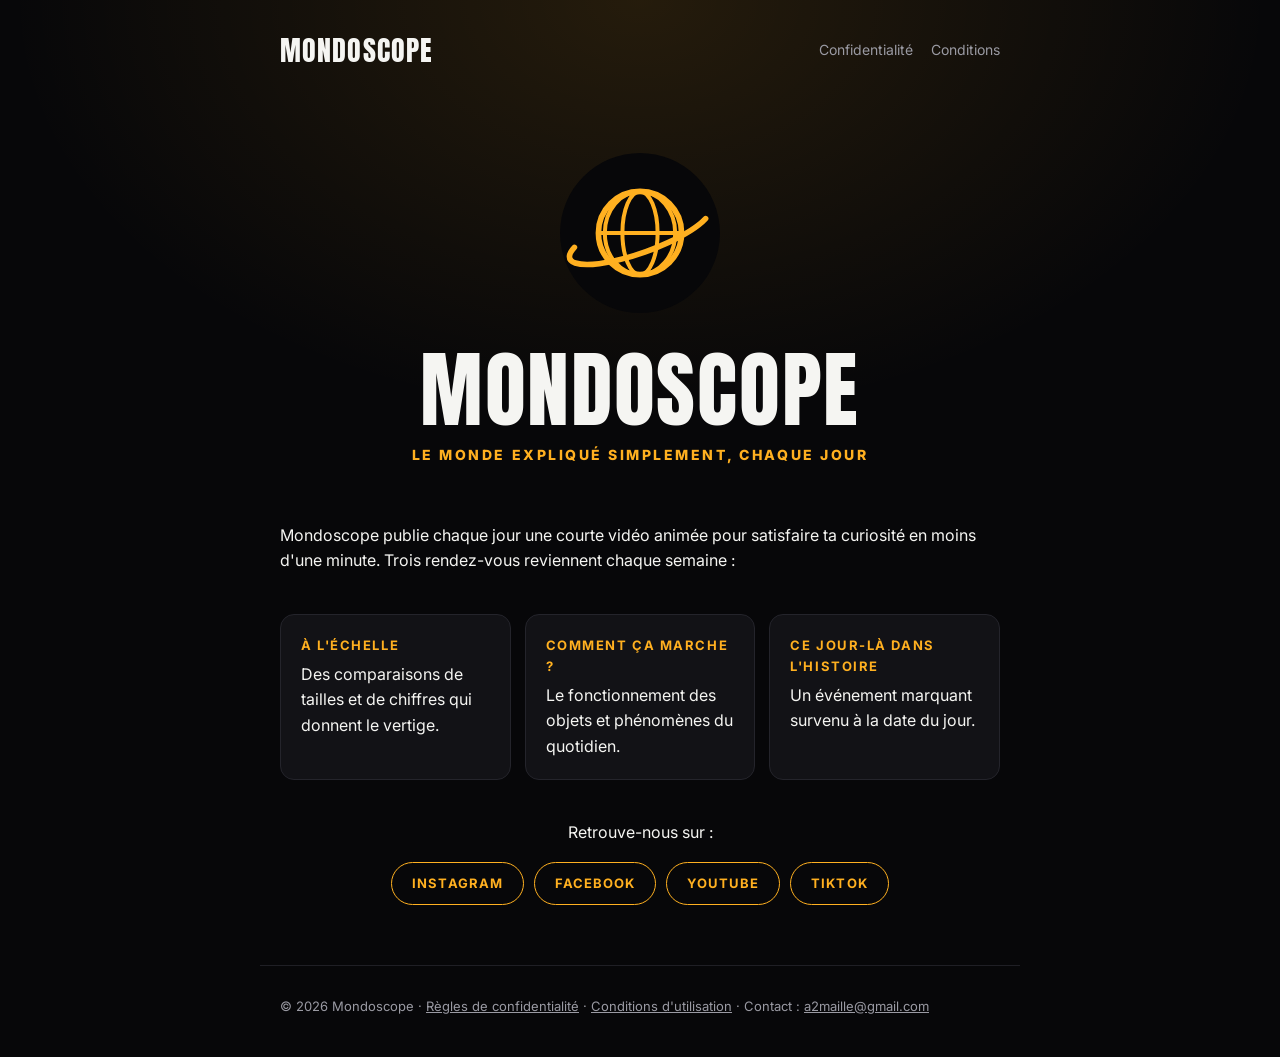
<file: index.html>
<!doctype html>
<html lang="fr">
<head>
<meta charset="utf-8">
<meta name="viewport" content="width=device-width, initial-scale=1">
<title>Mondoscope — Le monde expliqué simplement, chaque jour</title>
<meta name="description" content="Mondoscope publie chaque jour une courte vidéo pour comprendre le monde : comparaisons à l'échelle, fonctionnement des choses et grandes dates de l'histoire.">
<link rel="icon" href="logo.svg" type="image/svg+xml">
<link rel="preconnect" href="https://fonts.googleapis.com">
<link rel="stylesheet" href="https://fonts.googleapis.com/css2?family=Anton&family=Inter:wght@400;700;800&display=swap">
<link rel="stylesheet" href="style.css">
</head>
<body>
<header>
  <a class="marque" href="./">MONDOSCOPE</a>
  <nav><a href="confidentialite.html">Confidentialité</a><a href="conditions.html">Conditions</a></nav>
</header>
<main>
  <section class="hero">
    <img src="logo.svg" alt="Logo Mondoscope : un globe ambre avec un anneau orbital">
    <h1>Mondoscope</h1>
    <div class="accroche">Le monde expliqué simplement, chaque jour</div>
  </section>
  <p>Mondoscope publie chaque jour une courte vidéo animée pour satisfaire ta curiosité en moins d'une minute. Trois rendez-vous reviennent chaque semaine :</p>
  <div class="rubriques">
    <div class="rubrique"><b>À l'échelle</b>Des comparaisons de tailles et de chiffres qui donnent le vertige.</div>
    <div class="rubrique"><b>Comment ça marche ?</b>Le fonctionnement des objets et phénomènes du quotidien.</div>
    <div class="rubrique"><b>Ce jour-là dans l'histoire</b>Un événement marquant survenu à la date du jour.</div>
  </div>
  <p style="text-align:center">Retrouve-nous sur :</p>
  <div class="reseaux">
    <a href="https://www.instagram.com/mondoscope_officiel/">Instagram</a>
    <a href="https://www.facebook.com/profile.php?id=1319063027964898">Facebook</a>
    <a href="https://www.youtube.com/@mondoscope">YouTube</a>
    <a href="https://www.tiktok.com/@mondoscope">TikTok</a>
  </div>
</main>
<footer>
  © 2026 Mondoscope · <a href="confidentialite.html">Règles de confidentialité</a> · <a href="conditions.html">Conditions d'utilisation</a> · Contact : <a href="mailto:a2maille@gmail.com">a2maille@gmail.com</a>
</footer>
</body>
</html>
</file>
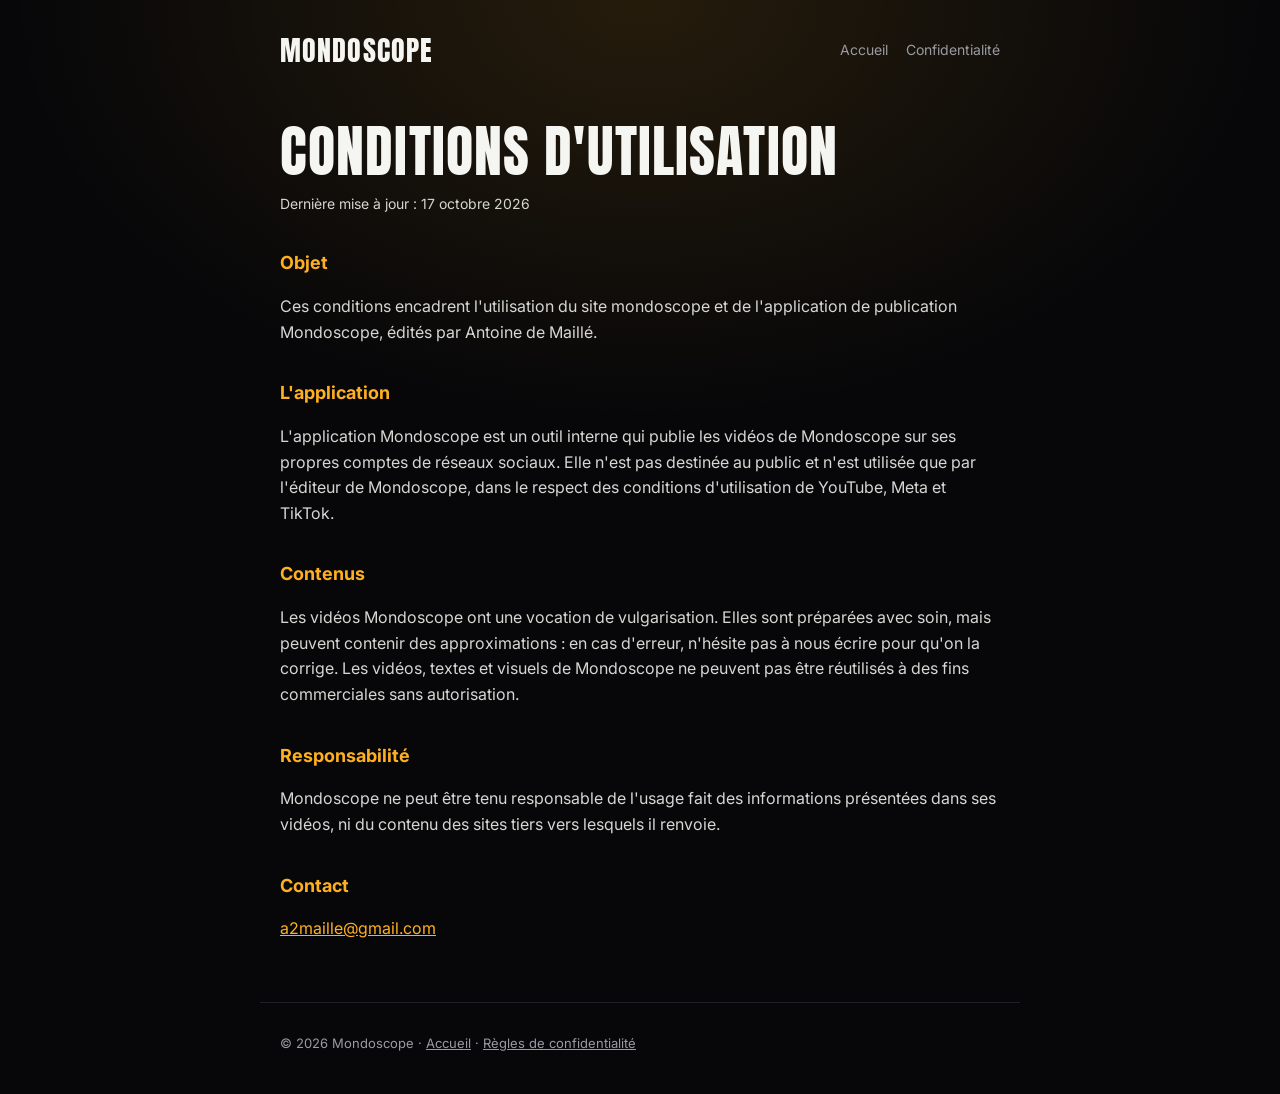
<file: conditions.html>
<!doctype html>
<html lang="fr">
<head>
<meta charset="utf-8">
<meta name="viewport" content="width=device-width, initial-scale=1">
<title>Conditions d'utilisation — Mondoscope</title>
<link rel="icon" href="logo.svg" type="image/svg+xml">
<link rel="preconnect" href="https://fonts.googleapis.com">
<link rel="stylesheet" href="https://fonts.googleapis.com/css2?family=Anton&family=Inter:wght@400;700;800&display=swap">
<link rel="stylesheet" href="style.css">
</head>
<body>
<header>
  <a class="marque" href="./">MONDOSCOPE</a>
  <nav><a href="./">Accueil</a><a href="confidentialite.html">Confidentialité</a></nav>
</header>
<main class="texte">
  <h1>Conditions d'utilisation</h1>
  <p class="maj">Dernière mise à jour : 17 octobre 2026</p>

  <h2>Objet</h2>
  <p>Ces conditions encadrent l'utilisation du site mondoscope et de l'application de publication Mondoscope, édités par Antoine de Maillé.</p>

  <h2>L'application</h2>
  <p>L'application Mondoscope est un outil interne qui publie les vidéos de Mondoscope sur ses propres comptes de réseaux sociaux. Elle n'est pas destinée au public et n'est utilisée que par l'éditeur de Mondoscope, dans le respect des conditions d'utilisation de YouTube, Meta et TikTok.</p>

  <h2>Contenus</h2>
  <p>Les vidéos Mondoscope ont une vocation de vulgarisation. Elles sont préparées avec soin, mais peuvent contenir des approximations : en cas d'erreur, n'hésite pas à nous écrire pour qu'on la corrige. Les vidéos, textes et visuels de Mondoscope ne peuvent pas être réutilisés à des fins commerciales sans autorisation.</p>

  <h2>Responsabilité</h2>
  <p>Mondoscope ne peut être tenu responsable de l'usage fait des informations présentées dans ses vidéos, ni du contenu des sites tiers vers lesquels il renvoie.</p>

  <h2>Contact</h2>
  <p><a href="mailto:a2maille@gmail.com">a2maille@gmail.com</a></p>
</main>
<footer>© 2026 Mondoscope · <a href="./">Accueil</a> · <a href="confidentialite.html">Règles de confidentialité</a></footer>
</body>
</html>
</file>
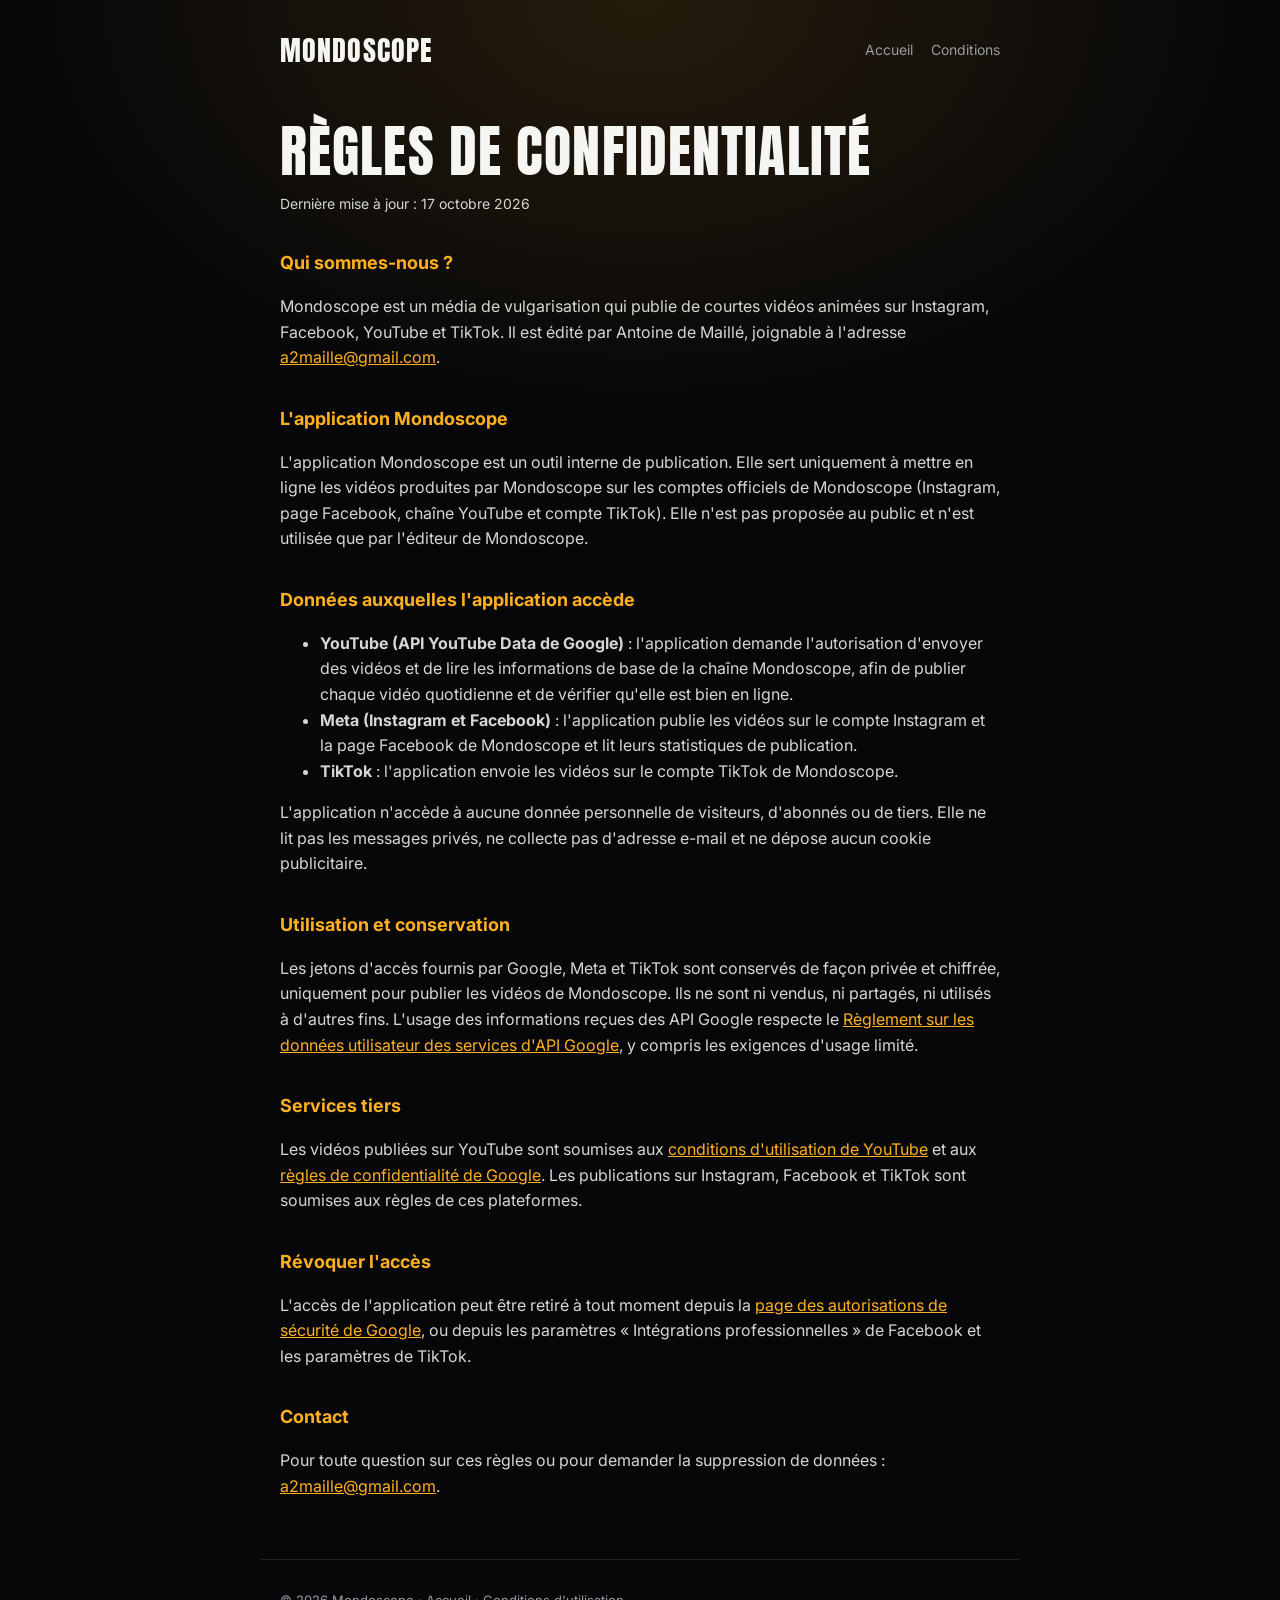
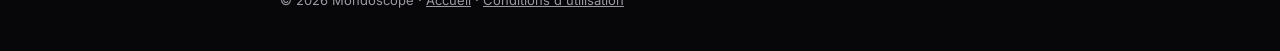
<file: confidentialite.html>
<!doctype html>
<html lang="fr">
<head>
<meta charset="utf-8">
<meta name="viewport" content="width=device-width, initial-scale=1">
<title>Règles de confidentialité — Mondoscope</title>
<link rel="icon" href="logo.svg" type="image/svg+xml">
<link rel="preconnect" href="https://fonts.googleapis.com">
<link rel="stylesheet" href="https://fonts.googleapis.com/css2?family=Anton&family=Inter:wght@400;700;800&display=swap">
<link rel="stylesheet" href="style.css">
</head>
<body>
<header>
  <a class="marque" href="./">MONDOSCOPE</a>
  <nav><a href="./">Accueil</a><a href="conditions.html">Conditions</a></nav>
</header>
<main class="texte">
  <h1>Règles de confidentialité</h1>
  <p class="maj">Dernière mise à jour : 17 octobre 2026</p>

  <h2>Qui sommes-nous ?</h2>
  <p>Mondoscope est un média de vulgarisation qui publie de courtes vidéos animées sur Instagram, Facebook, YouTube et TikTok. Il est édité par Antoine de Maillé, joignable à l'adresse <a href="mailto:a2maille@gmail.com">a2maille@gmail.com</a>.</p>

  <h2>L'application Mondoscope</h2>
  <p>L'application Mondoscope est un outil interne de publication. Elle sert uniquement à mettre en ligne les vidéos produites par Mondoscope sur les comptes officiels de Mondoscope (Instagram, page Facebook, chaîne YouTube et compte TikTok). Elle n'est pas proposée au public et n'est utilisée que par l'éditeur de Mondoscope.</p>

  <h2>Données auxquelles l'application accède</h2>
  <ul>
    <li><b>YouTube (API YouTube Data de Google)</b> : l'application demande l'autorisation d'envoyer des vidéos et de lire les informations de base de la chaîne Mondoscope, afin de publier chaque vidéo quotidienne et de vérifier qu'elle est bien en ligne.</li>
    <li><b>Meta (Instagram et Facebook)</b> : l'application publie les vidéos sur le compte Instagram et la page Facebook de Mondoscope et lit leurs statistiques de publication.</li>
    <li><b>TikTok</b> : l'application envoie les vidéos sur le compte TikTok de Mondoscope.</li>
  </ul>
  <p>L'application n'accède à aucune donnée personnelle de visiteurs, d'abonnés ou de tiers. Elle ne lit pas les messages privés, ne collecte pas d'adresse e-mail et ne dépose aucun cookie publicitaire.</p>

  <h2>Utilisation et conservation</h2>
  <p>Les jetons d'accès fournis par Google, Meta et TikTok sont conservés de façon privée et chiffrée, uniquement pour publier les vidéos de Mondoscope. Ils ne sont ni vendus, ni partagés, ni utilisés à d'autres fins. L'usage des informations reçues des API Google respecte le <a href="https://developers.google.com/terms/api-services-user-data-policy">Règlement sur les données utilisateur des services d'API Google</a>, y compris les exigences d'usage limité.</p>

  <h2>Services tiers</h2>
  <p>Les vidéos publiées sur YouTube sont soumises aux <a href="https://www.youtube.com/t/terms">conditions d'utilisation de YouTube</a> et aux <a href="https://policies.google.com/privacy">règles de confidentialité de Google</a>. Les publications sur Instagram, Facebook et TikTok sont soumises aux règles de ces plateformes.</p>

  <h2>Révoquer l'accès</h2>
  <p>L'accès de l'application peut être retiré à tout moment depuis la <a href="https://myaccount.google.com/permissions">page des autorisations de sécurité de Google</a>, ou depuis les paramètres « Intégrations professionnelles » de Facebook et les paramètres de TikTok.</p>

  <h2>Contact</h2>
  <p>Pour toute question sur ces règles ou pour demander la suppression de données : <a href="mailto:a2maille@gmail.com">a2maille@gmail.com</a>.</p>
</main>
<footer>© 2026 Mondoscope · <a href="./">Accueil</a> · <a href="conditions.html">Conditions d'utilisation</a></footer>
</body>
</html>
</file>
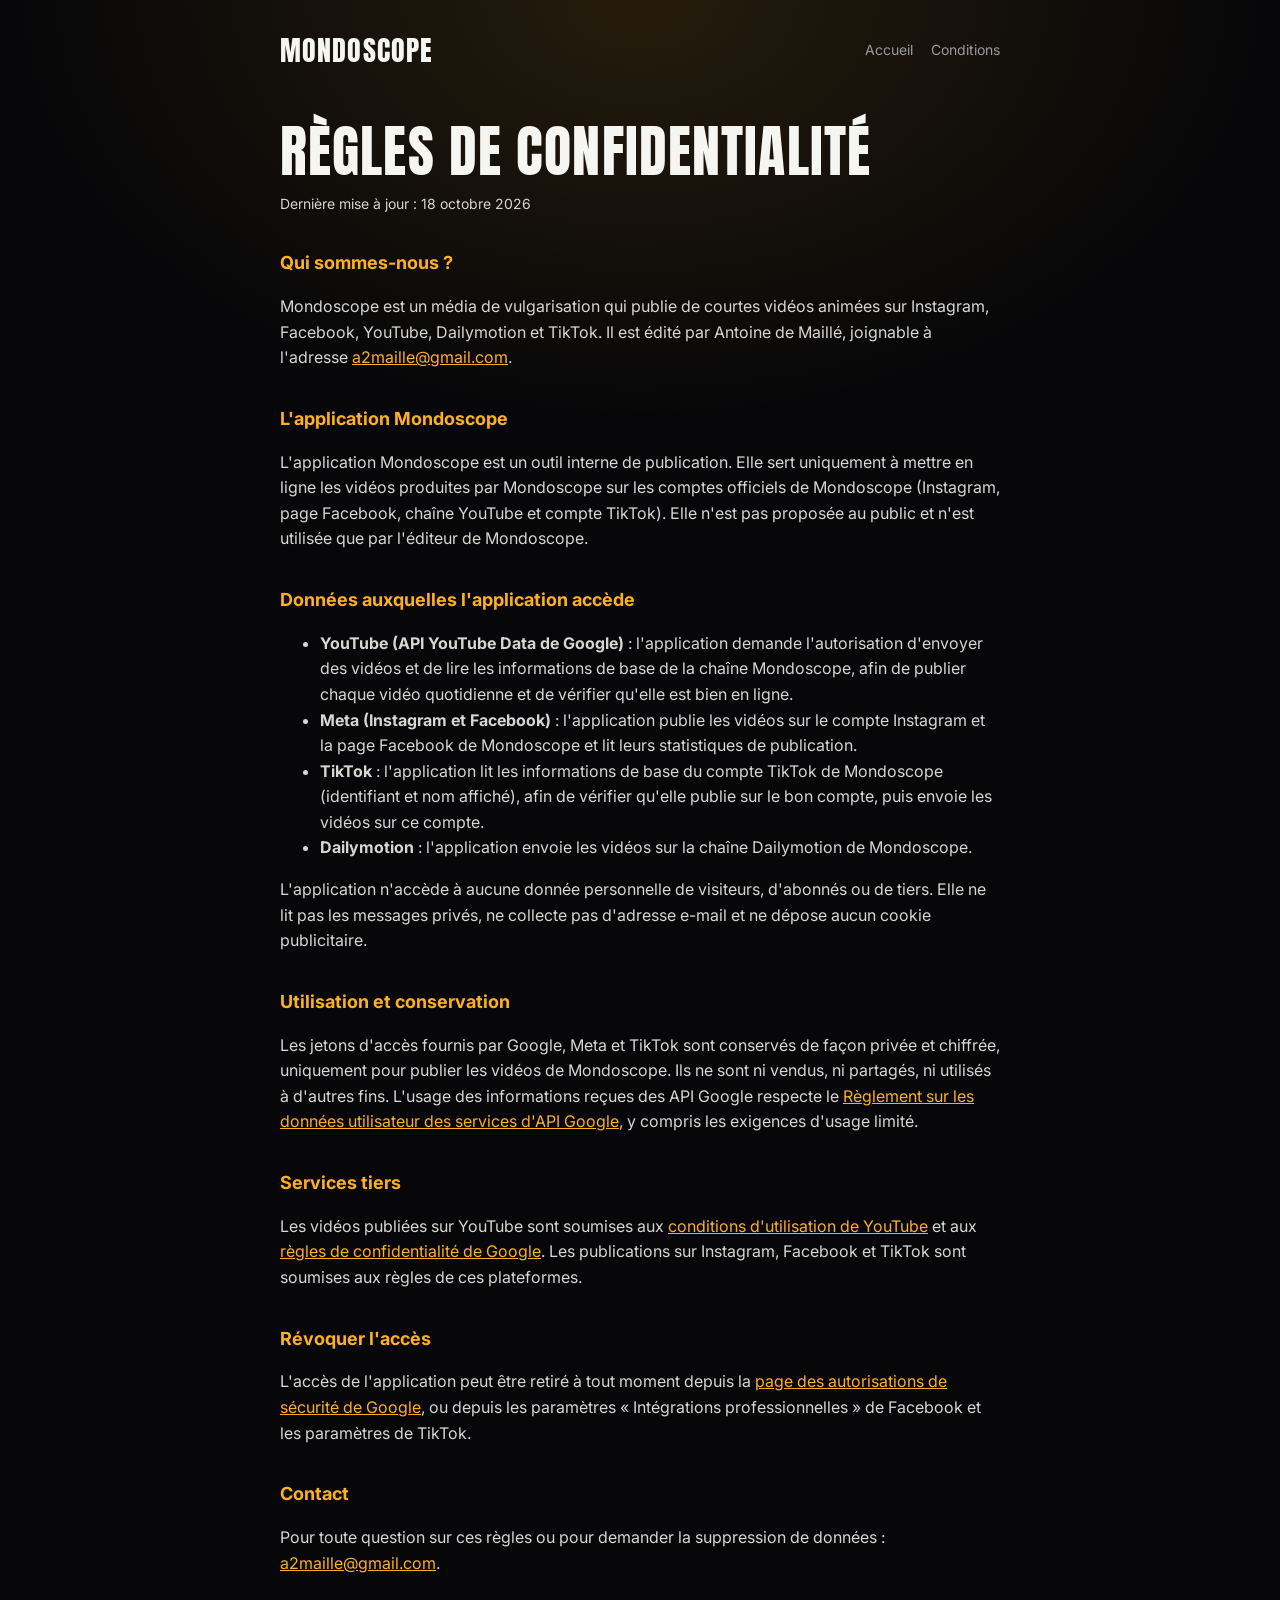
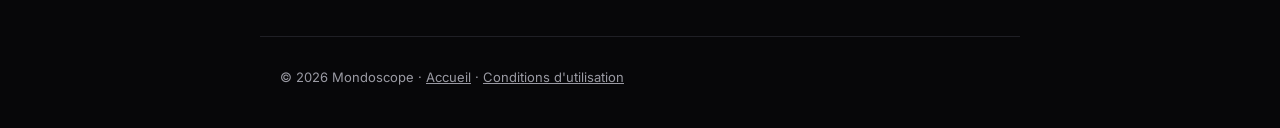
<file: confidentialite_2.html>
<!doctype html>
<html lang="fr">
<head>
<meta charset="utf-8">
<meta name="viewport" content="width=device-width, initial-scale=1">
<title>Règles de confidentialité — Mondoscope</title>
<link rel="icon" href="logo.svg" type="image/svg+xml">
<link rel="preconnect" href="https://fonts.googleapis.com">
<link rel="stylesheet" href="https://fonts.googleapis.com/css2?family=Anton&family=Inter:wght@400;700;800&display=swap">
<link rel="stylesheet" href="style.css">
</head>
<body>
<header>
  <a class="marque" href="./">MONDOSCOPE</a>
  <nav><a href="./">Accueil</a><a href="conditions.html">Conditions</a></nav>
</header>
<main class="texte">
  <h1>Règles de confidentialité</h1>
  <p class="maj">Dernière mise à jour : 18 octobre 2026</p>

  <h2>Qui sommes-nous ?</h2>
  <p>Mondoscope est un média de vulgarisation qui publie de courtes vidéos animées sur Instagram, Facebook, YouTube, Dailymotion et TikTok. Il est édité par Antoine de Maillé, joignable à l'adresse <a href="mailto:a2maille@gmail.com">a2maille@gmail.com</a>.</p>

  <h2>L'application Mondoscope</h2>
  <p>L'application Mondoscope est un outil interne de publication. Elle sert uniquement à mettre en ligne les vidéos produites par Mondoscope sur les comptes officiels de Mondoscope (Instagram, page Facebook, chaîne YouTube et compte TikTok). Elle n'est pas proposée au public et n'est utilisée que par l'éditeur de Mondoscope.</p>

  <h2>Données auxquelles l'application accède</h2>
  <ul>
    <li><b>YouTube (API YouTube Data de Google)</b> : l'application demande l'autorisation d'envoyer des vidéos et de lire les informations de base de la chaîne Mondoscope, afin de publier chaque vidéo quotidienne et de vérifier qu'elle est bien en ligne.</li>
    <li><b>Meta (Instagram et Facebook)</b> : l'application publie les vidéos sur le compte Instagram et la page Facebook de Mondoscope et lit leurs statistiques de publication.</li>
    <li><b>TikTok</b> : l'application lit les informations de base du compte TikTok de Mondoscope (identifiant et nom affiché), afin de vérifier qu'elle publie sur le bon compte, puis envoie les vidéos sur ce compte.</li>
    <li><b>Dailymotion</b> : l'application envoie les vidéos sur la chaîne Dailymotion de Mondoscope.</li>
  </ul>
  <p>L'application n'accède à aucune donnée personnelle de visiteurs, d'abonnés ou de tiers. Elle ne lit pas les messages privés, ne collecte pas d'adresse e-mail et ne dépose aucun cookie publicitaire.</p>

  <h2>Utilisation et conservation</h2>
  <p>Les jetons d'accès fournis par Google, Meta et TikTok sont conservés de façon privée et chiffrée, uniquement pour publier les vidéos de Mondoscope. Ils ne sont ni vendus, ni partagés, ni utilisés à d'autres fins. L'usage des informations reçues des API Google respecte le <a href="https://developers.google.com/terms/api-services-user-data-policy">Règlement sur les données utilisateur des services d'API Google</a>, y compris les exigences d'usage limité.</p>

  <h2>Services tiers</h2>
  <p>Les vidéos publiées sur YouTube sont soumises aux <a href="https://www.youtube.com/t/terms">conditions d'utilisation de YouTube</a> et aux <a href="https://policies.google.com/privacy">règles de confidentialité de Google</a>. Les publications sur Instagram, Facebook et TikTok sont soumises aux règles de ces plateformes.</p>

  <h2>Révoquer l'accès</h2>
  <p>L'accès de l'application peut être retiré à tout moment depuis la <a href="https://myaccount.google.com/permissions">page des autorisations de sécurité de Google</a>, ou depuis les paramètres « Intégrations professionnelles » de Facebook et les paramètres de TikTok.</p>

  <h2>Contact</h2>
  <p>Pour toute question sur ces règles ou pour demander la suppression de données : <a href="mailto:a2maille@gmail.com">a2maille@gmail.com</a>.</p>
</main>
<footer>© 2026 Mondoscope · <a href="./">Accueil</a> · <a href="conditions.html">Conditions d'utilisation</a></footer>
</body>
</html>
</file>
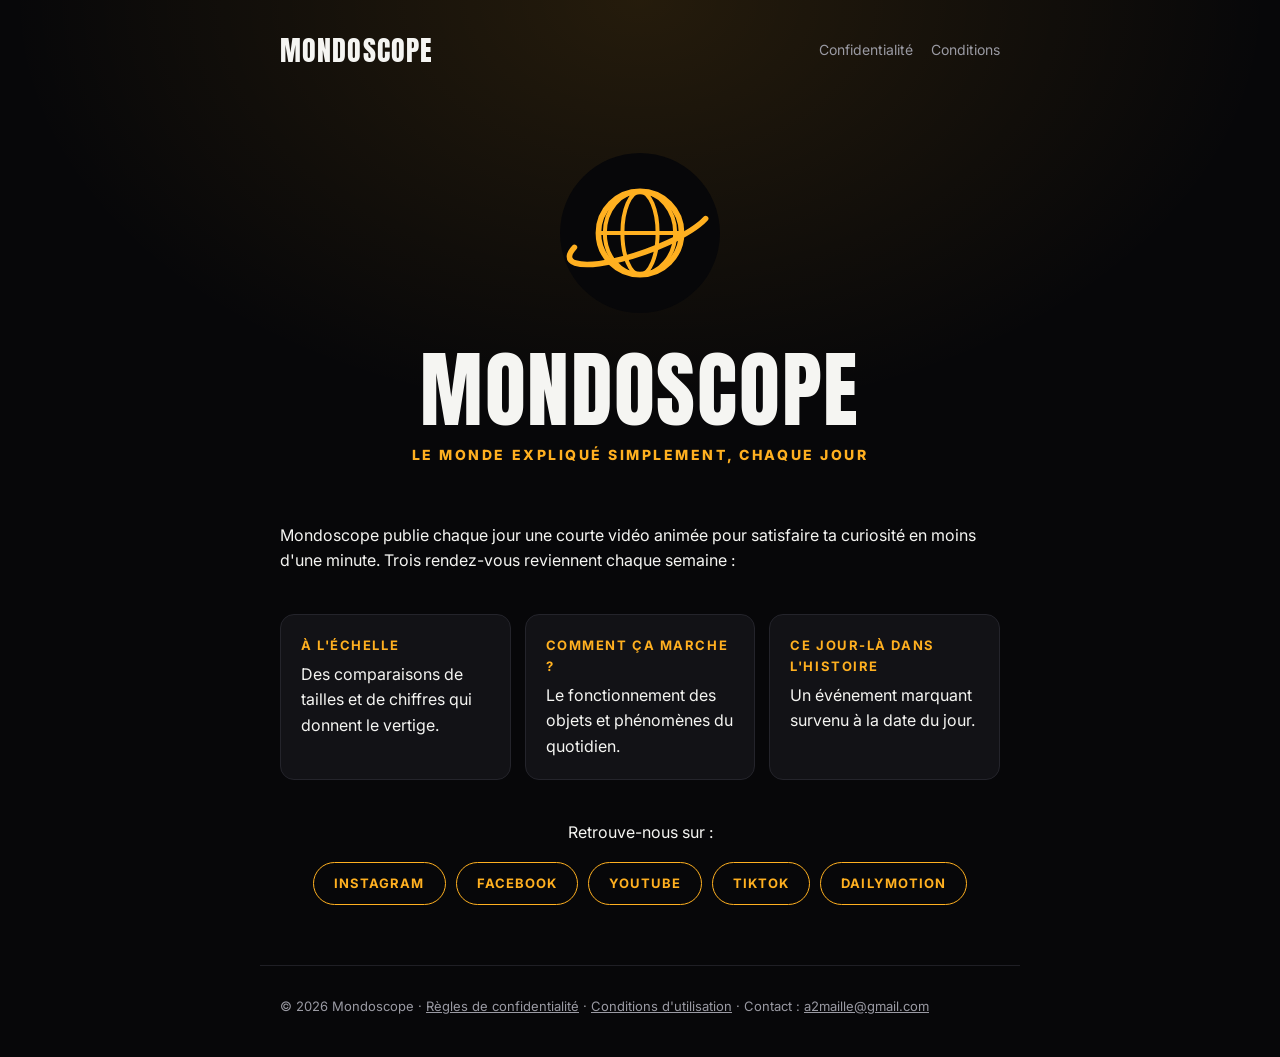
<file: index_1.html>
<!doctype html>
<html lang="fr">
<head>
<meta charset="utf-8">
<meta name="viewport" content="width=device-width, initial-scale=1">
<title>Mondoscope — Le monde expliqué simplement, chaque jour</title>
<meta name="description" content="Mondoscope publie chaque jour une courte vidéo pour comprendre le monde : comparaisons à l'échelle, fonctionnement des choses et grandes dates de l'histoire.">
<link rel="icon" href="logo.svg" type="image/svg+xml">
<link rel="preconnect" href="https://fonts.googleapis.com">
<link rel="stylesheet" href="https://fonts.googleapis.com/css2?family=Anton&family=Inter:wght@400;700;800&display=swap">
<link rel="stylesheet" href="style.css">
</head>
<body>
<header>
  <a class="marque" href="./">MONDOSCOPE</a>
  <nav><a href="confidentialite.html">Confidentialité</a><a href="conditions.html">Conditions</a></nav>
</header>
<main>
  <section class="hero">
    <img src="logo.svg" alt="Logo Mondoscope : un globe ambre avec un anneau orbital">
    <h1>Mondoscope</h1>
    <div class="accroche">Le monde expliqué simplement, chaque jour</div>
  </section>
  <p>Mondoscope publie chaque jour une courte vidéo animée pour satisfaire ta curiosité en moins d'une minute. Trois rendez-vous reviennent chaque semaine :</p>
  <div class="rubriques">
    <div class="rubrique"><b>À l'échelle</b>Des comparaisons de tailles et de chiffres qui donnent le vertige.</div>
    <div class="rubrique"><b>Comment ça marche ?</b>Le fonctionnement des objets et phénomènes du quotidien.</div>
    <div class="rubrique"><b>Ce jour-là dans l'histoire</b>Un événement marquant survenu à la date du jour.</div>
  </div>
  <p style="text-align:center">Retrouve-nous sur :</p>
  <div class="reseaux">
    <a href="https://www.instagram.com/mondoscope_officiel/">Instagram</a>
    <a href="https://www.facebook.com/profile.php?id=1319063027964898">Facebook</a>
    <a href="https://www.youtube.com/@mondoscope">YouTube</a>
    <a href="https://www.tiktok.com/@mondoscope">TikTok</a>
    <a href="https://www.dailymotion.com/mondoscope">Dailymotion</a>
  </div>
</main>
<footer>
  © 2026 Mondoscope · <a href="confidentialite.html">Règles de confidentialité</a> · <a href="conditions.html">Conditions d'utilisation</a> · Contact : <a href="mailto:a2maille@gmail.com">a2maille@gmail.com</a>
</footer>
</body>
</html>
</file>
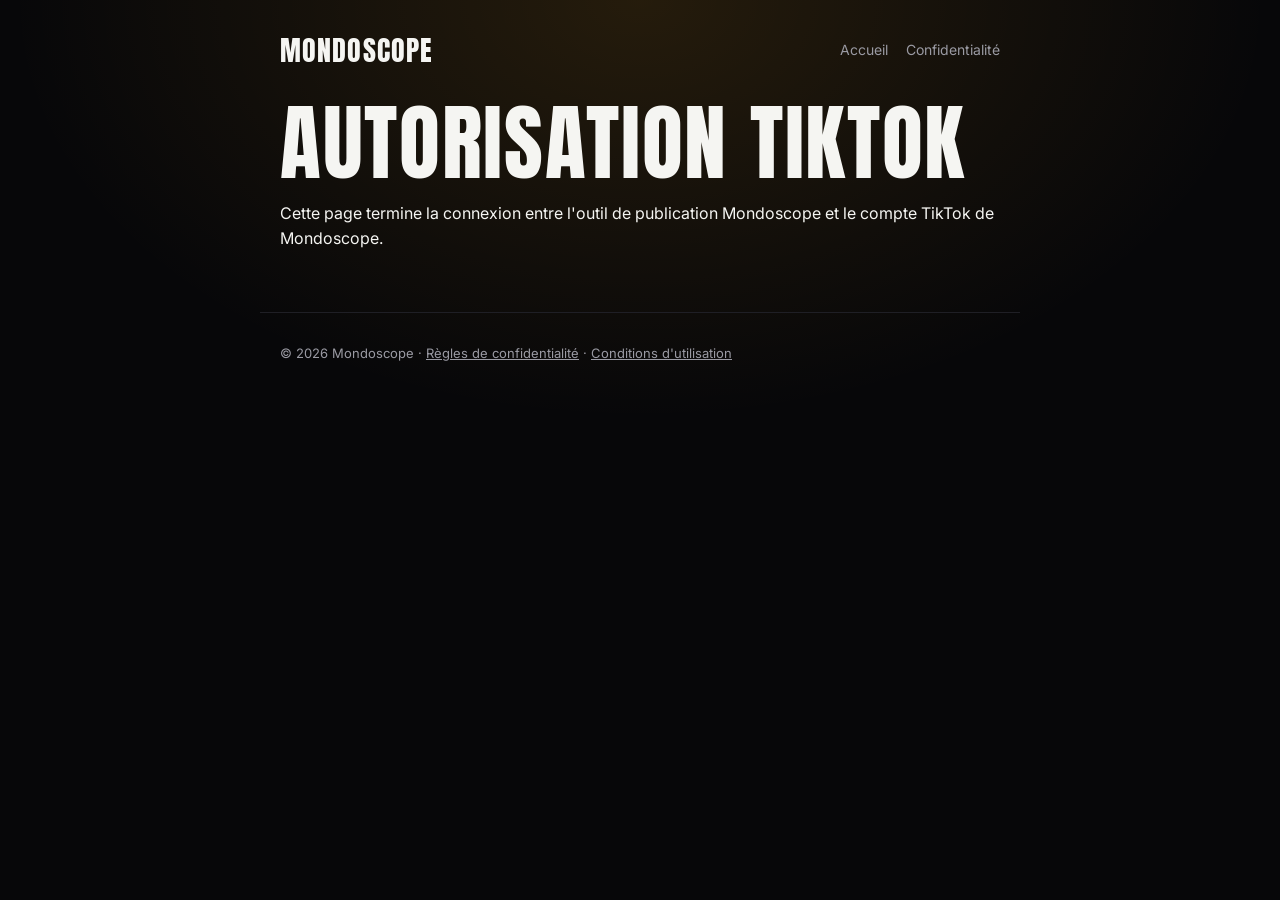
<file: tiktok-callback.html>
<!doctype html>
<html lang="fr">
<head>
<meta charset="utf-8">
<meta name="viewport" content="width=device-width, initial-scale=1">
<meta name="robots" content="noindex">
<title>Autorisation TikTok — Mondoscope</title>
<link rel="icon" href="logo.svg" type="image/svg+xml">
<link rel="preconnect" href="https://fonts.googleapis.com">
<link rel="stylesheet" href="https://fonts.googleapis.com/css2?family=Anton&family=Inter:wght@400;700;800&display=swap">
<link rel="stylesheet" href="style.css">
<style>
#code{display:block;background:rgba(255,176,32,.08);border:1px solid rgba(255,176,32,.4);border-radius:10px;padding:12px 14px;word-break:break-all;font-family:ui-monospace,Menlo,monospace;font-size:15px}
#copier{font:inherit;font-weight:800;background:#FFB020;color:#070709;border:0;border-radius:10px;padding:12px 18px;cursor:pointer;margin-top:12px}
</style>
</head>
<body>
<header>
  <a class="marque" href="./">MONDOSCOPE</a>
  <nav><a href="./">Accueil</a><a href="confidentialite.html">Confidentialité</a></nav>
</header>
<main>
  <h1>Autorisation TikTok</h1>
  <p id="msg">Cette page termine la connexion entre l'outil de publication Mondoscope et le compte TikTok de Mondoscope.</p>
  <div id="bloc" hidden>
    <p>Autorisation reçue. Copie ce code et envoie-le dans la conversation Mondoscope (il n'est valable que quelques minutes) :</p>
    <code id="code"></code>
    <button id="copier" type="button">Copier le code</button>
  </div>
</main>
<footer>
  © 2026 Mondoscope · <a href="confidentialite.html">Règles de confidentialité</a> · <a href="conditions.html">Conditions d'utilisation</a>
</footer>
<script>
const q = new URLSearchParams(location.search), c = q.get("code"), e = q.get("error");
if (c) {
  document.getElementById("bloc").hidden = false;
  document.getElementById("code").textContent = c;
  document.getElementById("msg").textContent = "";
  document.getElementById("copier").onclick = () => navigator.clipboard && navigator.clipboard.writeText(c)
    .then(() => { document.getElementById("copier").textContent = "Copié !"; });
} else if (e) {
  document.getElementById("msg").textContent = "TikTok a renvoyé une erreur (" + e + "). Recommence l'autorisation.";
}
</script>
</body>
</html>
</file>
<file: style.css>
:root {
  --noir: #070709;
  --noir2: #121216;
  --blanc: #f5f5f2;
  --gris: #9a9aa3;
  --ambre: #ffb020;
}
* { box-sizing: border-box; }
html { background: var(--noir); }
body {
  margin: 0;
  min-height: 100vh;
  color: var(--blanc);
  font-family: "Inter", system-ui, -apple-system, sans-serif;
  line-height: 1.6;
  background:
    radial-gradient(900px 600px at 50% 0%, rgba(255, 176, 32, .12), transparent 70%),
    var(--noir);
}
a { color: var(--ambre); }
header, main, footer { max-width: 760px; margin: 0 auto; padding: 0 20px; }
header { display: flex; align-items: center; gap: 14px; padding-top: 28px; }
header img { width: 44px; height: 44px; border-radius: 50%; }
.marque {
  font-family: "Anton", Impact, sans-serif;
  font-size: 28px;
  letter-spacing: .04em;
  color: var(--blanc);
  text-decoration: none;
}
nav { margin-left: auto; display: flex; gap: 18px; font-size: 14px; }
nav a { color: var(--gris); text-decoration: none; }
nav a:hover { color: var(--ambre); }
.hero { text-align: center; padding: 80px 0 40px; }
.hero img { width: 160px; height: 160px; border-radius: 50%; }
h1 {
  font-family: "Anton", Impact, sans-serif;
  font-weight: 400;
  font-size: clamp(44px, 10vw, 84px);
  line-height: 1;
  letter-spacing: .02em;
  margin: 28px 0 12px;
  text-transform: uppercase;
}
.accroche {
  color: var(--ambre);
  font-weight: 800;
  letter-spacing: .18em;
  text-transform: uppercase;
  font-size: 14px;
}
.rubriques { display: grid; grid-template-columns: repeat(auto-fit, minmax(200px, 1fr)); gap: 14px; margin: 40px 0; }
.rubrique { background: var(--noir2); border: 1px solid #24242b; border-radius: 14px; padding: 20px; }
.rubrique b { display: block; color: var(--ambre); letter-spacing: .12em; font-size: 13px; text-transform: uppercase; margin-bottom: 6px; }
.reseaux { display: flex; flex-wrap: wrap; gap: 10px; justify-content: center; margin: 10px 0 60px; }
.reseaux a {
  border: 1px solid var(--ambre);
  border-radius: 999px;
  padding: 10px 20px;
  text-decoration: none;
  font-weight: 700;
  letter-spacing: .08em;
  font-size: 13px;
  text-transform: uppercase;
}
.texte h1 { font-size: clamp(36px, 7vw, 56px); margin-top: 50px; }
.texte h2 { color: var(--ambre); font-size: 18px; margin-top: 34px; }
.texte p, .texte li { color: #d6d6d2; }
.maj { color: var(--gris); font-size: 14px; }
footer { color: var(--gris); font-size: 13px; padding-top: 30px; padding-bottom: 40px; border-top: 1px solid #1f1f25; margin-top: 60px; }
footer a { color: var(--gris); }
</file>
